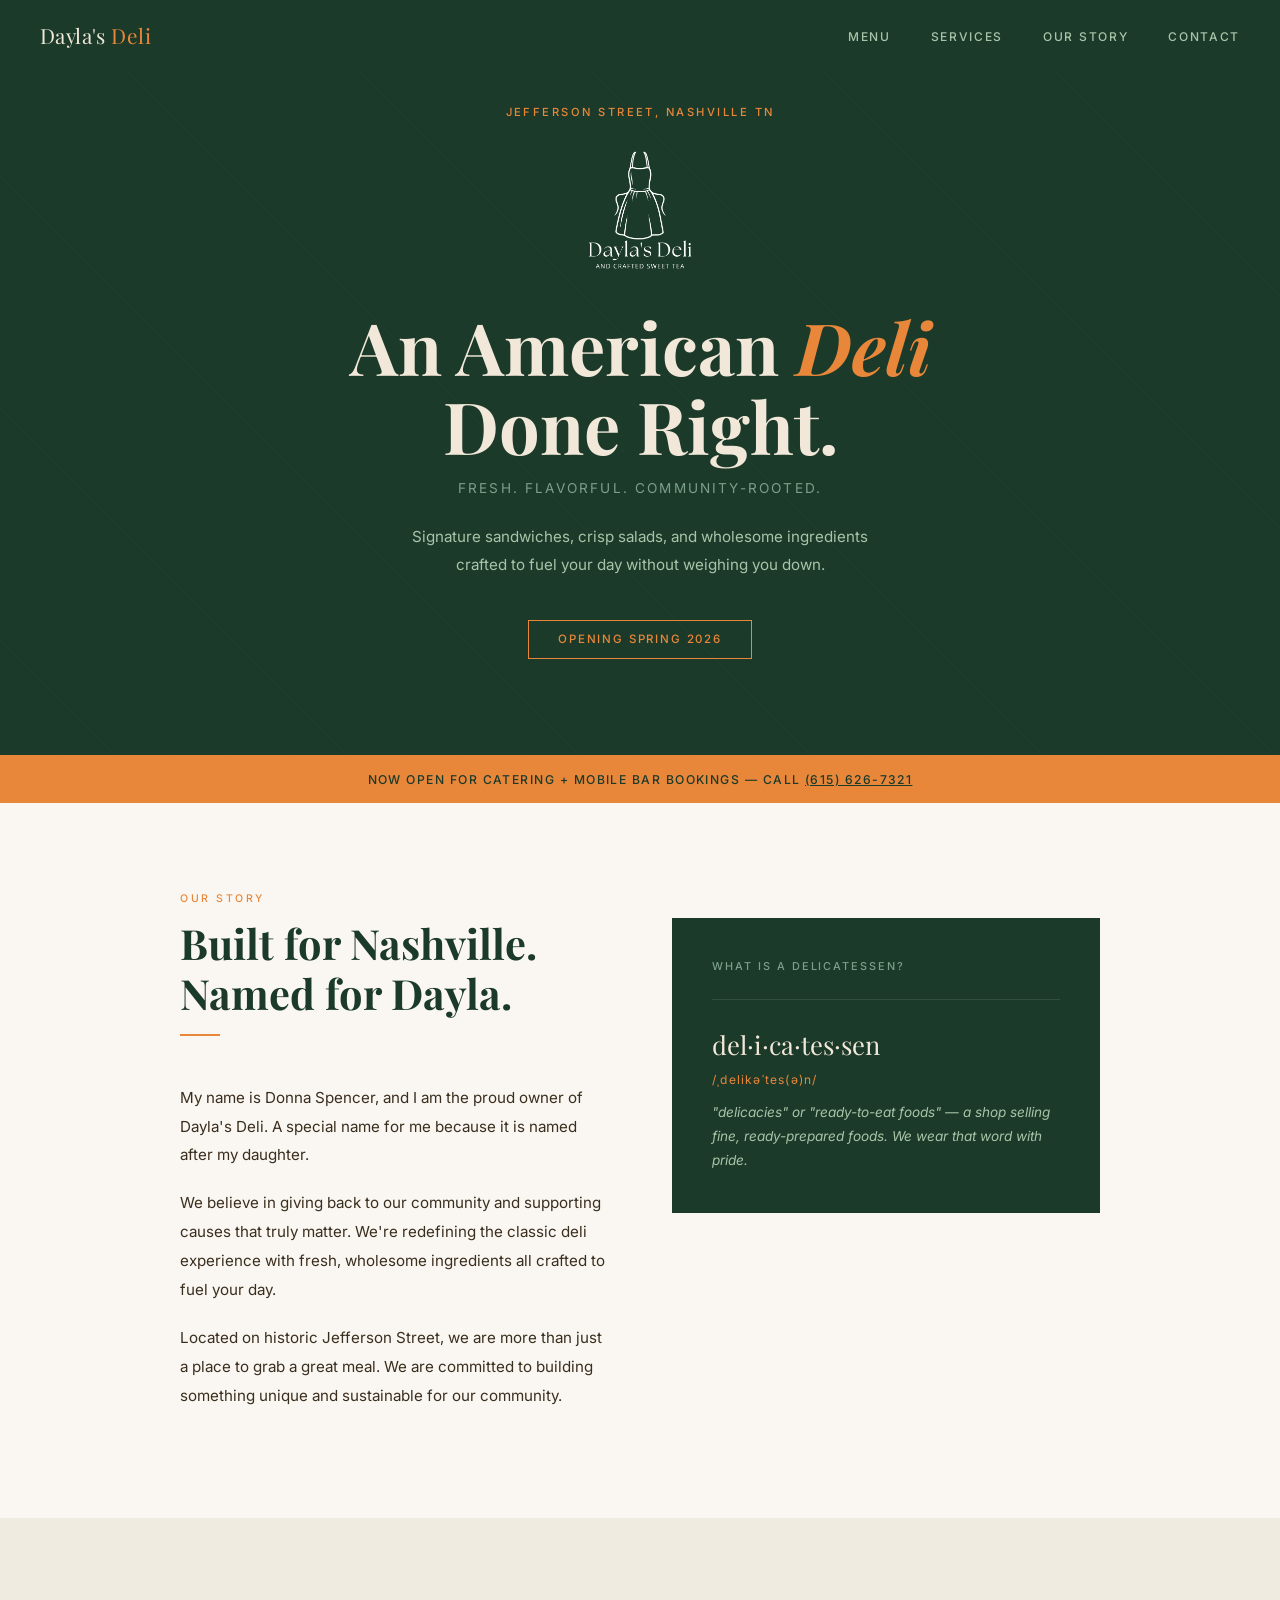
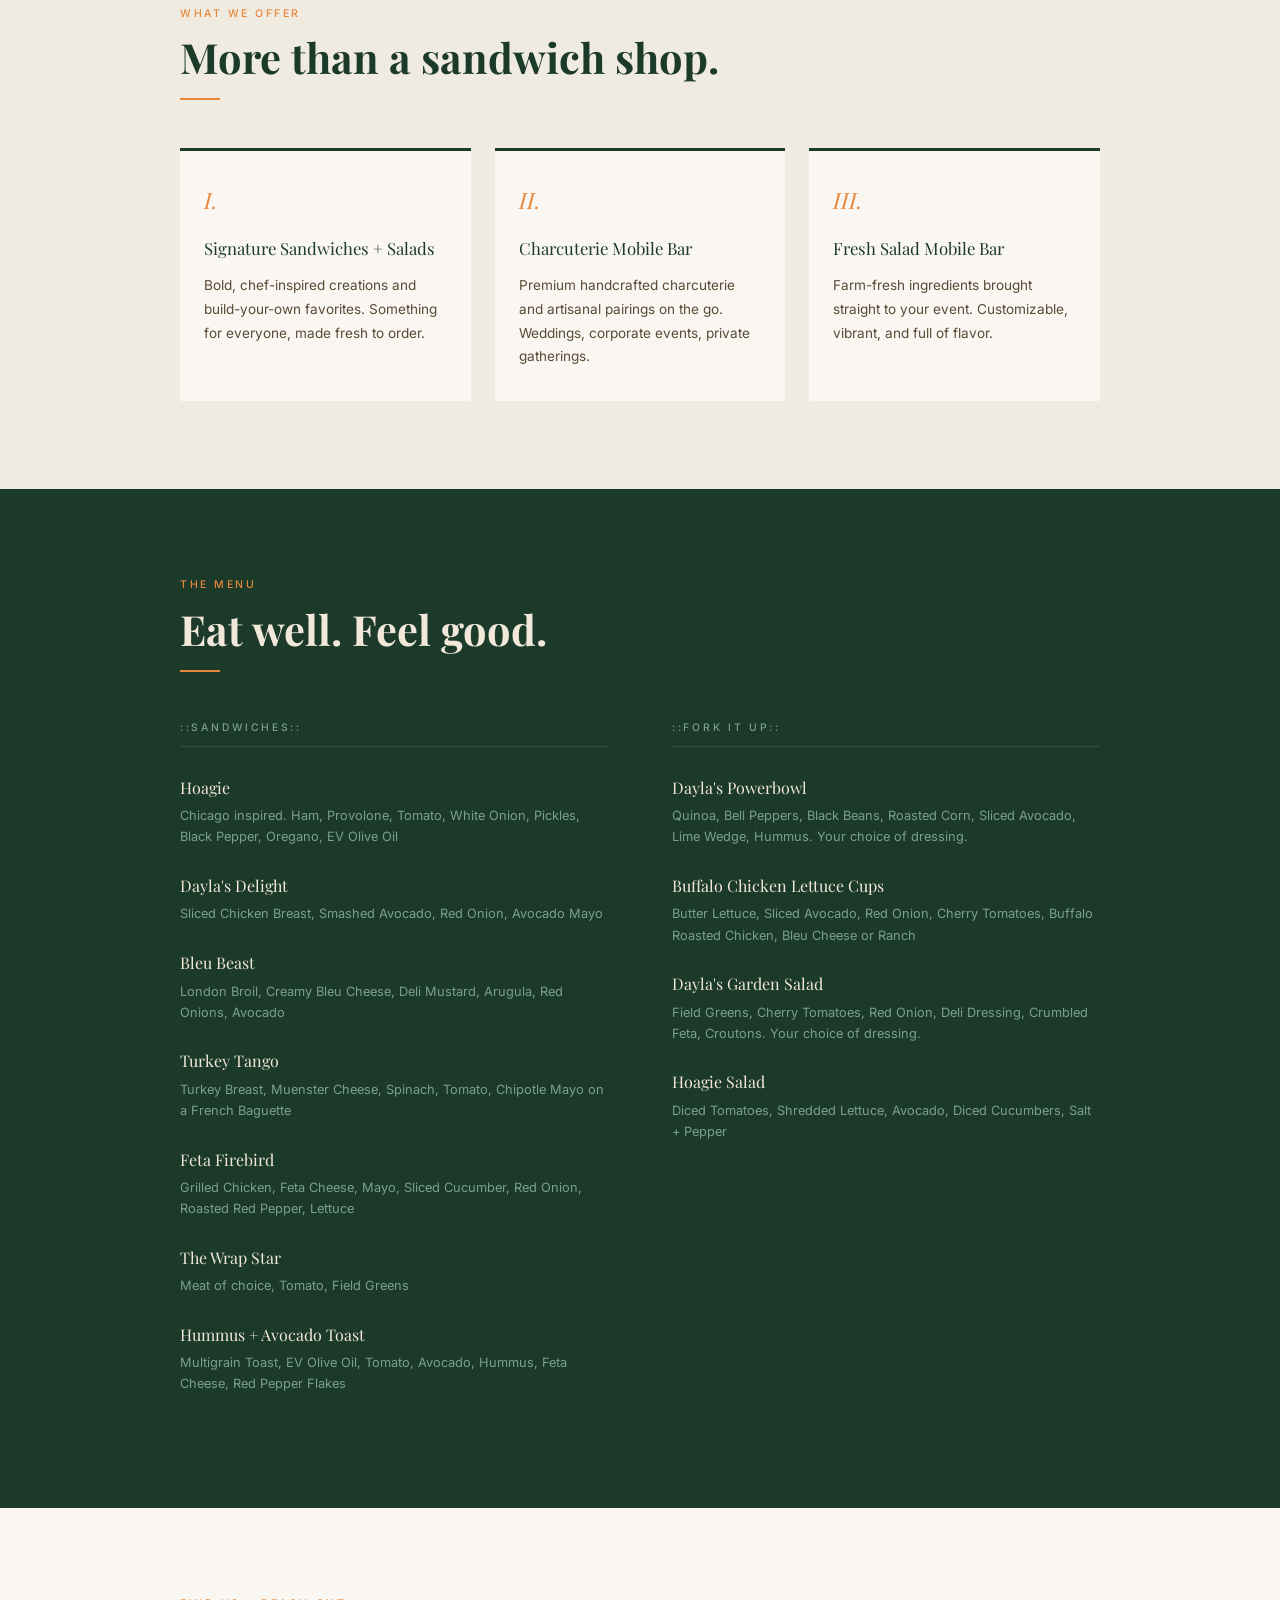
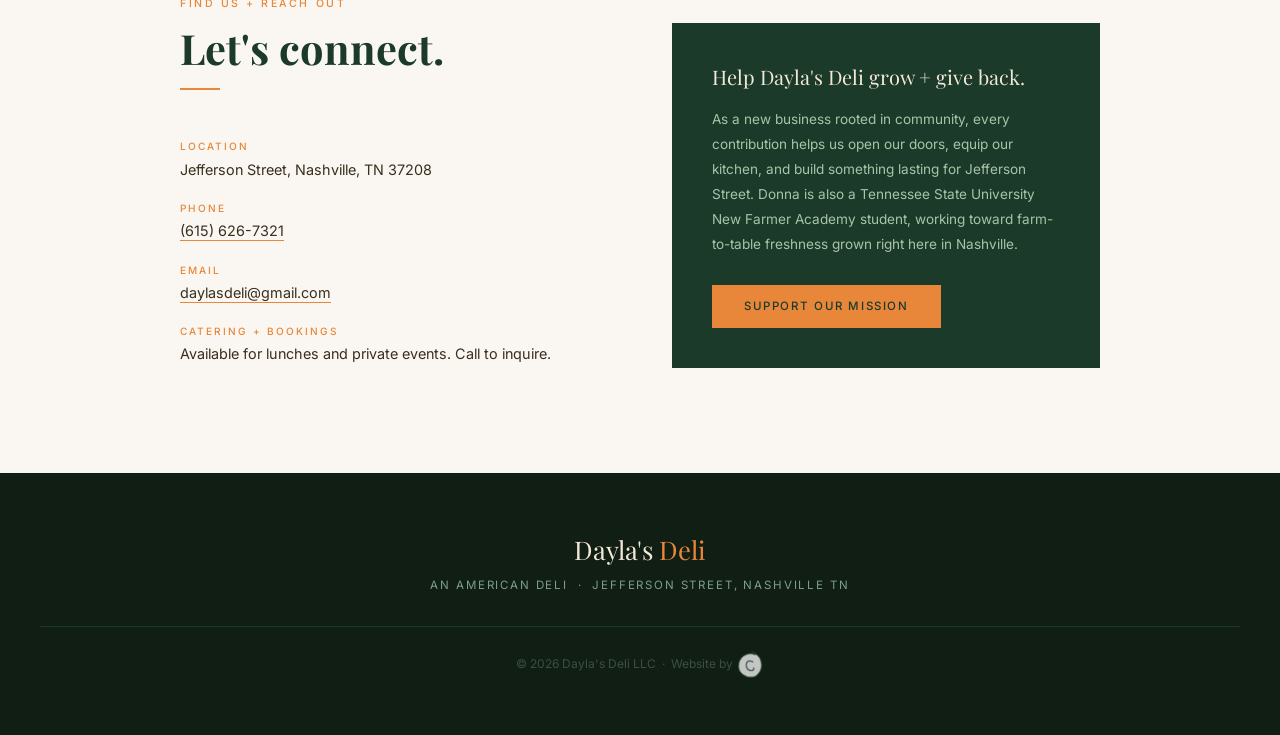
<file: index.html>
<!DOCTYPE html>
<html lang="en">
<head>
  <meta charset="UTF-8">
  <meta name="viewport" content="width=device-width, initial-scale=1.0">
  <title>Dayla's Deli | An American Deli | Nashville, TN</title>
  <meta name="description" content="Dayla's Deli - Fresh, flavorful, and community-rooted. Signature sandwiches, salads, and catering on historic Jefferson Street in Nashville, TN.">
  <link rel="stylesheet" href="css/style.css?v=1.06">
  <link rel="preconnect" href="https://fonts.googleapis.com">
  <link rel="preconnect" href="https://fonts.gstatic.com" crossorigin>
  <link href="https://fonts.googleapis.com/css2?family=Playfair+Display:ital,wght@0,400;0,700;1,400&family=Inter:wght@300;400;500&display=swap" rel="stylesheet">
</head>
<body>

  <nav class="nav">
    <div class="nav-brand">Dayla's <span>Deli</span></div>
    <button class="nav-toggle" aria-label="Toggle menu">
      <span></span><span></span><span></span>
    </button>
    <ul class="nav-links">
      <li><a href="#menu">Menu</a></li>
      <li><a href="#services">Services</a></li>
      <li><a href="#about">Our Story</a></li>
      <li><a href="#contact">Contact</a></li>
    </ul>
  </nav>

  <section class="hero" id="home">
    <p class="eyebrow">Jefferson Street, Nashville TN</p>
    <img src="assets/logo.webp?v=1.04" alt="Dayla's Deli" class="hero-logo">
    <h1>An American <em>Deli</em><br>Done Right.</h1>
    <p class="hero-sub">Fresh. Flavorful. Community-rooted.</p>
    <p class="hero-desc">Signature sandwiches, crisp salads, and wholesome ingredients crafted to fuel your day without weighing you down.</p>
    <div class="badge">Opening Spring 2026</div>
  </section>

  <div class="announcement">
    Now open for catering + mobile bar bookings &mdash; call <a href="tel:6156267321">(615) 626-7321</a>
  </div>

  <section class="section bg-cream" id="about">
    <div class="container">
      <p class="section-label">Our story</p>
      <div class="about-grid">
        <div class="about-text">
          <h2 class="section-title">Built for Nashville.<br>Named for Dayla.</h2>
          <div class="divider"></div>
          <p>My name is Donna Spencer, and I am the proud owner of Dayla's Deli. A special name for me because it is named after my daughter.</p>
          <p>We believe in giving back to our community and supporting causes that truly matter. We're redefining the classic deli experience with fresh, wholesome ingredients all crafted to fuel your day.</p>
          <p>Located on historic Jefferson Street, we are more than just a place to grab a great meal. We are committed to building something unique and sustainable for our community.</p>
        </div>
        <div class="about-aside">
          <p class="aside-label">What is a delicatessen?</p>
          <div class="def-block">
            <p class="def-word">del·i·ca·tes·sen</p>
            <p class="def-phonetic">/ˌdelikəˈtes(ə)n/</p>
            <p class="def-text">"delicacies" or "ready-to-eat foods" &mdash; a shop selling fine, ready-prepared foods. We wear that word with pride.</p>
          </div>
        </div>
      </div>
    </div>
  </section>

  <section class="section bg-tan" id="services">
    <div class="container">
      <p class="section-label">What we offer</p>
      <h2 class="section-title">More than a sandwich shop.</h2>
      <div class="divider"></div>
      <div class="services-grid">
        <div class="service-card">
          <div class="service-num">I.</div>
          <h3>Signature Sandwiches + Salads</h3>
          <p>Bold, chef-inspired creations and build-your-own favorites. Something for everyone, made fresh to order.</p>
        </div>
        <div class="service-card">
          <div class="service-num">II.</div>
          <h3>Charcuterie Mobile Bar</h3>
          <p>Premium handcrafted charcuterie and artisanal pairings on the go. Weddings, corporate events, private gatherings.</p>
        </div>
        <div class="service-card">
          <div class="service-num">III.</div>
          <h3>Fresh Salad Mobile Bar</h3>
          <p>Farm-fresh ingredients brought straight to your event. Customizable, vibrant, and full of flavor.</p>
        </div>
      </div>
    </div>
  </section>

  <section class="section bg-green" id="menu">
    <div class="container">
      <p class="section-label">The menu</p>
      <h2 class="section-title light">Eat well. Feel good.</h2>
      <div class="divider"></div>
      <div class="menu-cols">
        <div class="menu-col">
          <p class="menu-cat-label">::Sandwiches::</p>
          <div class="menu-item">
            <p class="menu-name">Hoagie</p>
            <p class="menu-desc">Chicago inspired. Ham, Provolone, Tomato, White Onion, Pickles, Black Pepper, Oregano, EV Olive Oil</p>
          </div>
          <div class="menu-item">
            <p class="menu-name">Dayla's Delight</p>
            <p class="menu-desc">Sliced Chicken Breast, Smashed Avocado, Red Onion, Avocado Mayo</p>
          </div>
          <div class="menu-item">
            <p class="menu-name">Bleu Beast</p>
            <p class="menu-desc">London Broil, Creamy Bleu Cheese, Deli Mustard, Arugula, Red Onions, Avocado</p>
          </div>
          <div class="menu-item">
            <p class="menu-name">Turkey Tango</p>
            <p class="menu-desc">Turkey Breast, Muenster Cheese, Spinach, Tomato, Chipotle Mayo on a French Baguette</p>
          </div>
          <div class="menu-item">
            <p class="menu-name">Feta Firebird</p>
            <p class="menu-desc">Grilled Chicken, Feta Cheese, Mayo, Sliced Cucumber, Red Onion, Roasted Red Pepper, Lettuce</p>
          </div>
          <div class="menu-item">
            <p class="menu-name">The Wrap Star</p>
            <p class="menu-desc">Meat of choice, Tomato, Field Greens</p>
          </div>
          <div class="menu-item">
            <p class="menu-name">Hummus + Avocado Toast</p>
            <p class="menu-desc">Multigrain Toast, EV Olive Oil, Tomato, Avocado, Hummus, Feta Cheese, Red Pepper Flakes</p>
          </div>
        </div>
        <div class="menu-col">
          <p class="menu-cat-label">::Fork It Up::</p>
          <div class="menu-item">
            <p class="menu-name">Dayla's Powerbowl</p>
            <p class="menu-desc">Quinoa, Bell Peppers, Black Beans, Roasted Corn, Sliced Avocado, Lime Wedge, Hummus. Your choice of dressing.</p>
          </div>
          <div class="menu-item">
            <p class="menu-name">Buffalo Chicken Lettuce Cups</p>
            <p class="menu-desc">Butter Lettuce, Sliced Avocado, Red Onion, Cherry Tomatoes, Buffalo Roasted Chicken, Bleu Cheese or Ranch</p>
          </div>
          <div class="menu-item">
            <p class="menu-name">Dayla's Garden Salad</p>
            <p class="menu-desc">Field Greens, Cherry Tomatoes, Red Onion, Deli Dressing, Crumbled Feta, Croutons. Your choice of dressing.</p>
          </div>
          <div class="menu-item">
            <p class="menu-name">Hoagie Salad</p>
            <p class="menu-desc">Diced Tomatoes, Shredded Lettuce, Avocado, Diced Cucumbers, Salt + Pepper</p>
          </div>
        </div>
      </div>
    </div>
  </section>

  <section class="section bg-cream" id="contact">
    <div class="container">
      <p class="section-label">Find us + reach out</p>
      <div class="contact-grid">
        <div class="contact-info">
          <h2 class="section-title">Let's connect.</h2>
          <div class="divider"></div>
          <div class="contact-row">
            <strong>Location</strong>
            Jefferson Street, Nashville, TN 37208
          </div>
          <div class="contact-row">
            <strong>Phone</strong>
            <a href="tel:6156267321">(615) 626-7321</a>
          </div>
          <div class="contact-row">
            <strong>Email</strong>
            <a href="mailto:daylasdeli@gmail.com">daylasdeli@gmail.com</a>
          </div>
          <div class="contact-row">
            <strong>Catering + Bookings</strong>
            Available for lunches and private events. Call to inquire.
          </div>
        </div>
        <div class="donate-box">
          <h3>Help Dayla's Deli grow + give back.</h3>
          <p>As a new business rooted in community, every contribution helps us open our doors, equip our kitchen, and build something lasting for Jefferson Street. Donna is also a Tennessee State University New Farmer Academy student, working toward farm-to-table freshness grown right here in Nashville.</p>
          <a href="#" class="btn">Support Our Mission</a>
        </div>
      </div>
    </div>
  </section>

  <footer class="footer">
    <p class="footer-brand">Dayla's <span>Deli</span></p>
    <p class="footer-sub">An American Deli &nbsp;&middot;&nbsp; Jefferson Street, Nashville TN</p>
    <div class="footer-bottom">
      &copy; 2026 Dayla's Deli LLC &nbsp;&middot;&nbsp; Website by <a href="https://chandlertue.com" target="_blank"><img src="assets/chandlertue.webp" alt="Chandler Tue" class="footer-credit-logo"></a>
    </div>
  </footer>

  <script src="js/script.js"></script>
</body>
</html>
</file>
<file: css/style.css>
/* ===========================
   DAYLA'S DELI - style.css
   =========================== */

*, *::before, *::after {
  margin: 0;
  padding: 0;
  box-sizing: border-box;
}

:root {
  --green: #1C3A2A;
  --green-dark: #111e14;
  --green-mid: #7BA08A;
  --green-light: #A8C4A8;
  --orange: #E8873A;
  --cream: #FAF7F2;
  --tan: #F0EBE0;
  --ink: #1a1208;
  --ink-mid: #3a2e1e;
  --ink-light: #5a4a35;
  --text-light: #F2E8D9;
}

html {
  scroll-behavior: smooth;
}

body {
  font-family: 'Inter', sans-serif;
  background: var(--cream);
  color: var(--ink);
  font-size: 16px;
  line-height: 1.6;
}

.hero-logo {
  width: 130px;
  height: auto;
  margin-bottom: 1.5rem;
}

/* ===========================
   NAV
   =========================== */

.nav {
  background: var(--green);
  padding: 1.2rem 2.5rem;
  display: flex;
  justify-content: space-between;
  align-items: center;
  position: sticky;
  top: 0;
  z-index: 100;
}

.nav-brand {
  font-family: 'Playfair Display', serif;
  color: var(--text-light);
  font-size: 1.3rem;
  letter-spacing: 0.02em;
}

.nav-brand span {
  color: var(--orange);
}

.nav-links {
  display: flex;
  gap: 2.5rem;
  list-style: none;
}

.nav-links a {
  color: var(--green-light);
  text-decoration: none;
  font-size: 0.75rem;
  letter-spacing: 0.14em;
  text-transform: uppercase;
  font-weight: 500;
  transition: color 0.2s;
}

.nav-links a:hover {
  color: var(--text-light);
}

.nav-toggle {
  display: none;
  flex-direction: column;
  gap: 5px;
  background: none;
  border: none;
  cursor: pointer;
  padding: 4px;
}

.nav-toggle span {
  display: block;
  width: 24px;
  height: 1.5px;
  background: var(--text-light);
  transition: all 0.3s;
}

/* ===========================
   HERO
   =========================== */

.hero {
  background: var(--green);
  padding: 2rem 2.5rem 6rem;
  text-align: center;
  position: relative;
  overflow: hidden;
}

.hero::before {
  content: '';
  position: absolute;
  inset: 0;
  background: repeating-linear-gradient(
    45deg,
    transparent,
    transparent 40px,
    rgba(255,255,255,0.015) 40px,
    rgba(255,255,255,0.015) 41px
  );
  pointer-events: none;
}

.eyebrow {
  font-size: 0.7rem;
  letter-spacing: 0.22em;
  text-transform: uppercase;
  color: var(--orange);
  margin-bottom: 1.5rem;
  font-weight: 500;
}

.hero h1 {
  font-family: 'Playfair Display', serif;
  font-size: clamp(2.8rem, 6vw, 4.5rem);
  color: var(--text-light);
  line-height: 1.1;
  margin-bottom: 0.75rem;
}

.hero h1 em {
  font-style: italic;
  color: var(--orange);
}

.hero-sub {
  font-size: 0.85rem;
  color: var(--green-mid);
  letter-spacing: 0.16em;
  text-transform: uppercase;
  margin-bottom: 1.5rem;
}

.hero-desc {
  max-width: 500px;
  margin: 0 auto 2.5rem;
  color: var(--green-light);
  font-size: 0.95rem;
  line-height: 1.85;
}

.badge {
  display: inline-block;
  border: 1px solid var(--orange);
  color: var(--orange);
  padding: 0.6rem 1.8rem;
  font-size: 0.72rem;
  letter-spacing: 0.16em;
  text-transform: uppercase;
  font-weight: 500;
}

/* ===========================
   ANNOUNCEMENT BAR
   =========================== */

.announcement {
  background: var(--orange);
  padding: 0.9rem 2.5rem;
  text-align: center;
  font-size: 0.76rem;
  letter-spacing: 0.12em;
  text-transform: uppercase;
  color: var(--green);
  font-weight: 500;
}

.announcement a {
  color: var(--green);
  text-decoration: underline;
}

/* ===========================
   SECTIONS
   =========================== */

.section {
  padding: 5.5rem 2.5rem;
}

.bg-cream { background: var(--cream); }
.bg-tan   { background: var(--tan); }
.bg-green { background: var(--green); }

.container {
  max-width: 920px;
  margin: 0 auto;
}

.section-label {
  font-size: 0.66rem;
  letter-spacing: 0.24em;
  text-transform: uppercase;
  color: var(--orange);
  margin-bottom: 0.6rem;
  font-weight: 500;
}

.section-title {
  font-family: 'Playfair Display', serif;
  font-size: clamp(1.8rem, 3.5vw, 2.6rem);
  color: var(--green);
  line-height: 1.2;
  margin-bottom: 1rem;
}

.section-title.light {
  color: var(--text-light);
}

.divider {
  width: 40px;
  height: 2px;
  background: var(--orange);
  margin-bottom: 3rem;
}

/* ===========================
   ABOUT
   =========================== */

.about-grid {
  display: grid;
  grid-template-columns: 1fr 1fr;
  gap: 4rem;
  align-items: start;
}

.about-text p {
  font-size: 0.95rem;
  line-height: 1.9;
  color: var(--ink-mid);
  margin-bottom: 1.2rem;
}

.about-aside {
  background: var(--green);
  padding: 2.5rem;
}

.aside-label {
  font-size: 0.68rem;
  letter-spacing: 0.18em;
  text-transform: uppercase;
  color: var(--green-mid);
  margin-bottom: 1.5rem;
  font-weight: 500;
}

.def-block {
  border-top: 1px solid rgba(255,255,255,0.1);
  padding-top: 1.5rem;
}

.def-word {
  font-family: 'Playfair Display', serif;
  font-size: 1.6rem;
  color: var(--text-light);
  margin-bottom: 0.3rem;
}

.def-phonetic {
  font-size: 0.75rem;
  color: var(--orange);
  letter-spacing: 0.1em;
  margin-bottom: 0.75rem;
}

.def-text {
  font-size: 0.85rem;
  color: var(--green-light);
  line-height: 1.75;
  font-style: italic;
}

/* ===========================
   SERVICES
   =========================== */

.services-grid {
  display: grid;
  grid-template-columns: repeat(3, 1fr);
  gap: 1.5rem;
}

.service-card {
  background: var(--cream);
  padding: 2rem 1.5rem;
  border-top: 3px solid var(--green);
}

.service-num {
  font-family: 'Playfair Display', serif;
  font-style: italic;
  font-size: 1.4rem;
  color: var(--orange);
  margin-bottom: 1rem;
}

.service-card h3 {
  font-family: 'Playfair Display', serif;
  font-size: 1.05rem;
  color: var(--green);
  margin-bottom: 0.75rem;
  font-weight: 400;
}

.service-card p {
  font-size: 0.85rem;
  color: var(--ink-light);
  line-height: 1.75;
}

/* ===========================
   MENU
   =========================== */

.menu-cols {
  display: grid;
  grid-template-columns: 1fr 1fr;
  gap: 4rem;
}

.menu-cat-label {
  font-size: 0.65rem;
  letter-spacing: 0.26em;
  text-transform: uppercase;
  color: var(--green-mid);
  border-bottom: 1px solid rgba(255,255,255,0.1);
  padding-bottom: 0.6rem;
  margin-bottom: 1.75rem;
  font-weight: 500;
}

.menu-item {
  margin-bottom: 1.6rem;
}

.menu-name {
  font-family: 'Playfair Display', serif;
  font-size: 1rem;
  color: var(--text-light);
  margin-bottom: 0.3rem;
}

.menu-desc {
  font-size: 0.8rem;
  color: var(--green-mid);
  line-height: 1.65;
}

/* ===========================
   CONTACT
   =========================== */

.contact-grid {
  display: grid;
  grid-template-columns: 1fr 1fr;
  gap: 4rem;
  align-items: start;
}

.contact-info h2 {
  margin-bottom: 1rem;
}

.contact-row {
  margin-bottom: 1.2rem;
  font-size: 0.9rem;
  color: var(--ink-mid);
  line-height: 1.6;
}

.contact-row strong {
  display: block;
  font-size: 0.63rem;
  letter-spacing: 0.2em;
  text-transform: uppercase;
  color: var(--orange);
  margin-bottom: 0.2rem;
  font-weight: 500;
}

.contact-row a {
  color: var(--ink-mid);
  text-decoration: none;
  border-bottom: 1px solid var(--orange);
  padding-bottom: 1px;
  transition: color 0.2s;
}

.contact-row a:hover {
  color: var(--green);
}

.donate-box {
  background: var(--green);
  padding: 2.5rem;
}

.donate-box h3 {
  font-family: 'Playfair Display', serif;
  font-size: 1.25rem;
  color: var(--text-light);
  margin-bottom: 1rem;
  font-weight: 400;
  line-height: 1.4;
}

.donate-box p {
  font-size: 0.85rem;
  color: var(--green-light);
  line-height: 1.85;
  margin-bottom: 1.75rem;
}

.btn {
  display: inline-block;
  background: var(--orange);
  color: var(--green);
  padding: 0.75rem 2rem;
  font-size: 0.72rem;
  letter-spacing: 0.14em;
  text-transform: uppercase;
  font-weight: 500;
  text-decoration: none;
  transition: opacity 0.2s;
}

.btn:hover {
  opacity: 0.88;
}

/* ===========================
   FOOTER
   =========================== */

.footer {
  background: var(--green-dark);
  padding: 3.5rem 2.5rem;
  text-align: center;
}

.footer-brand {
  font-family: 'Playfair Display', serif;
  font-size: 1.6rem;
  color: var(--text-light);
  margin-bottom: 0.4rem;
}

.footer-brand span {
  color: var(--orange);
}

.footer-sub {
  font-size: 0.72rem;
  letter-spacing: 0.16em;
  text-transform: uppercase;
  color: var(--green-mid);
  margin-bottom: 2rem;
}

.footer-bottom {
  font-size: 0.75rem;
  color: #3a5040;
  border-top: 1px solid var(--green);
  padding-top: 1.5rem;
  margin-top: 1.5rem;
}

.footer-bottom a {
  color: var(--green-mid);
  text-decoration: none;
}

.footer-bottom a:hover {
  color: var(--text-light);
}

.footer-credit-logo {
  height: 28px;
  width: auto;
  vertical-align: middle;
  opacity: 0.75;
  transition: opacity 0.2s, transform 0.2s;
}

.footer-credit-logo:hover {
  opacity: 1;
  transform: scale(1.15) rotate(5deg);
}

/* ===========================
   RESPONSIVE
   =========================== */

@media (max-width: 768px) {
  .nav-links {
    display: none;
    flex-direction: column;
    gap: 1.5rem;
    position: absolute;
    top: 100%;
    left: 0;
    right: 0;
    background: var(--green);
    padding: 2rem 2.5rem;
  }

  .nav-links.open {
    display: flex;
  }

  .nav-toggle {
    display: flex;
  }

  .nav {
    position: relative;
    flex-wrap: wrap;
  }

  .about-grid,
  .menu-cols,
  .contact-grid {
    grid-template-columns: 1fr;
    gap: 2rem;
  }

  .services-grid {
    grid-template-columns: 1fr;
    gap: 1rem;
  }

  .section {
    padding: 4rem 1.5rem;
  }

  .hero {
    padding: 5rem 1.5rem 4rem;
  }
}
</file>
